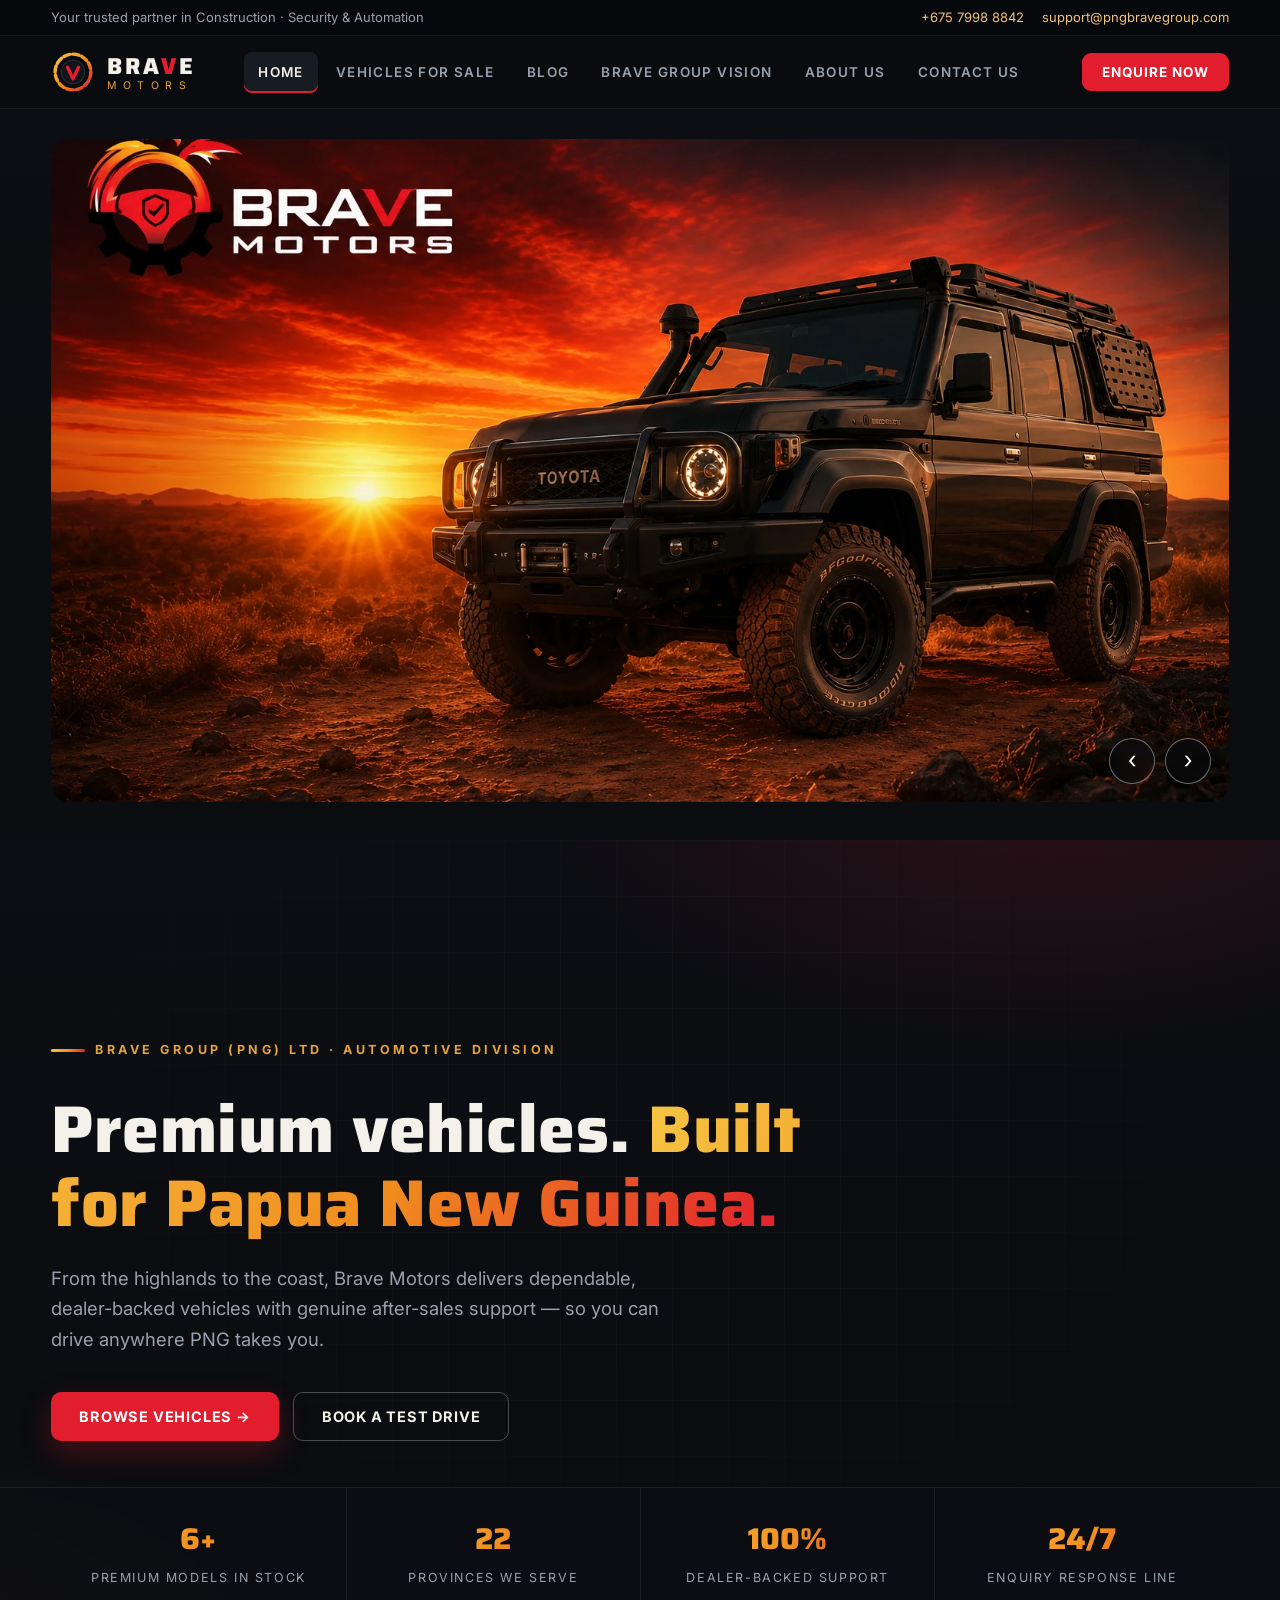
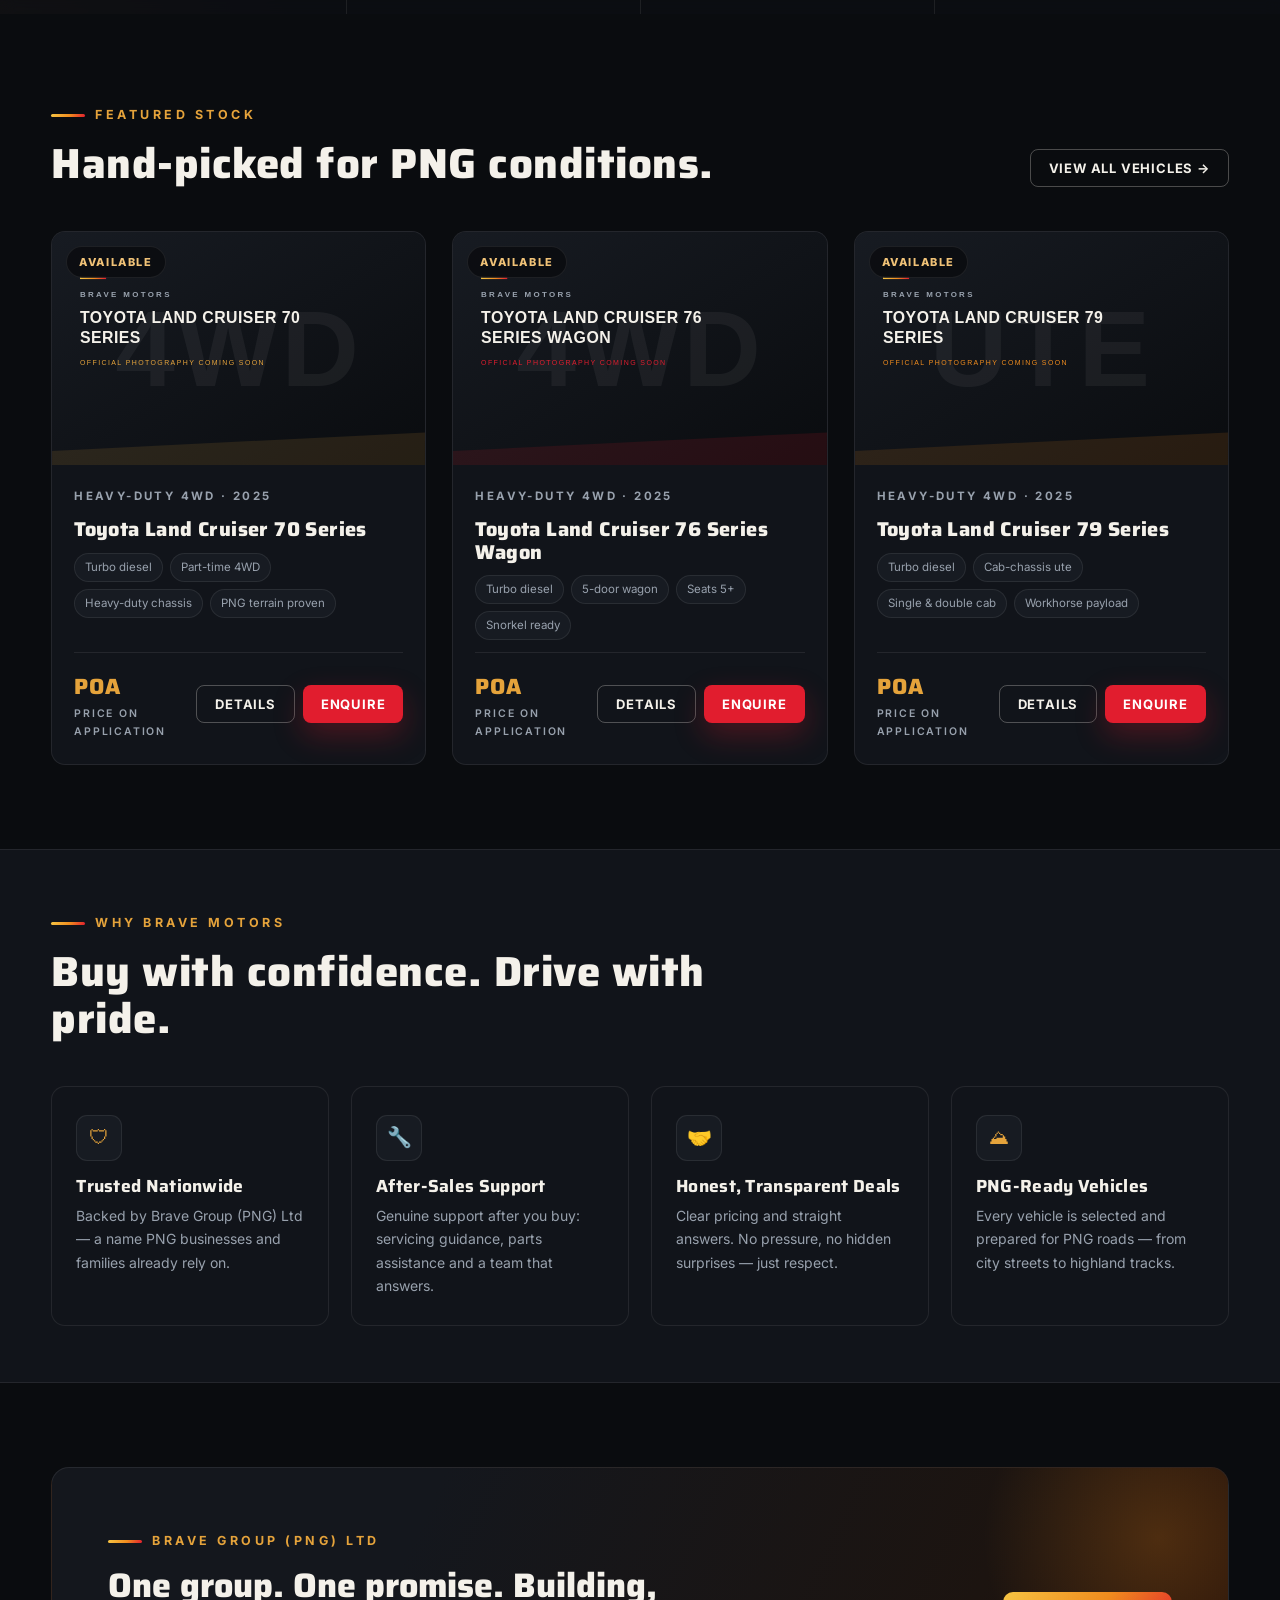
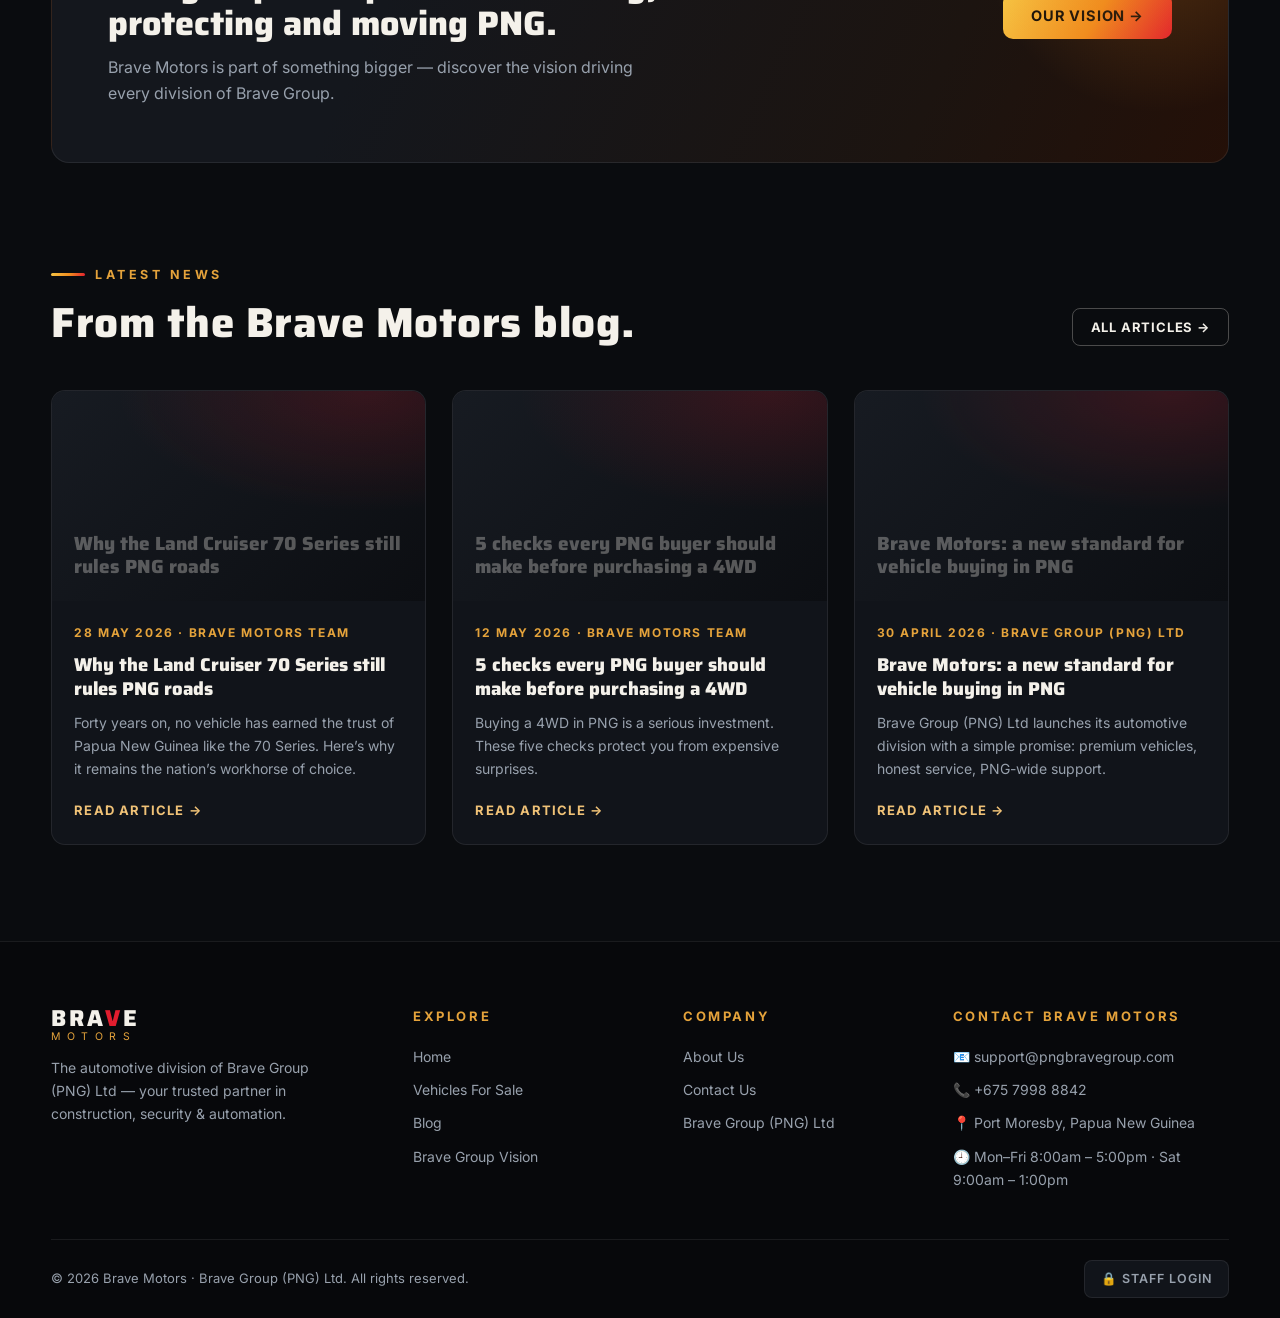
<file: index.html>
<!DOCTYPE html>
<html lang="en">
<head>
  <meta charset="UTF-8" />
  <meta name="viewport" content="width=device-width, initial-scale=1.0" />
  <title>Brave Motors — Premium Vehicle Dealership | Papua New Guinea</title>
  <meta name="description" content="Brave Motors, the automotive division of Brave Group (PNG) Ltd. Premium, PNG-ready vehicles — Land Cruiser 70/76/79 Series, Hilux Travo, Kia Optima, Foton V9 — with genuine dealer support." />
  <link rel="preconnect" href="https://fonts.googleapis.com" />
  <link rel="preconnect" href="https://fonts.gstatic.com" crossorigin />
  <link href="https://fonts.googleapis.com/css2?family=Saira:wght@600;700;800&family=Inter:wght@400;500;600;700;800&display=swap" rel="stylesheet" />
  <link rel="stylesheet" href="css/main.css" />
  <link rel="icon" href="data:image/svg+xml,%3Csvg xmlns='http://www.w3.org/2000/svg' viewBox='0 0 64 64'%3E%3Ccircle cx='32' cy='32' r='30' fill='%230a0c0f'/%3E%3Ctext x='32' y='44' font-family='Arial Black' font-size='34' font-weight='900' text-anchor='middle' fill='%23e11d2e'%3EV%3C/text%3E%3C/svg%3E" />
</head>
<body>

  <!-- Top bar -->
  <div class="topbar">
    <div class="container">
      <div class="tb-left">Your trusted partner in Construction · Security &amp; Automation</div>
      <div class="tb-right">
        <a id="tb-phone" href="tel:+67579988842">+675 7998 8842</a>
        <a id="tb-email" href="mailto:support@pngbravegroup.com">support@pngbravegroup.com</a>
      </div>
    </div>
  </div>

  <!-- Navigation -->
  <header class="nav">
    <div class="container">
      <a class="brand" href="#home">
        <svg class="brand-mark" viewBox="0 0 64 64" aria-hidden="true">
          <defs>
            <linearGradient id="bm-flame" x1="0" y1="0" x2="1" y2="1">
              <stop offset="0" stop-color="#F6C544"/><stop offset=".55" stop-color="#F08C1E"/><stop offset="1" stop-color="#E11D2E"/>
            </linearGradient>
          </defs>
          <circle cx="32" cy="32" r="26" fill="none" stroke="url(#bm-flame)" stroke-width="5" stroke-dasharray="9 4.5" stroke-linecap="round"/>
          <circle cx="32" cy="32" r="17" fill="#11141a" stroke="#2a2f38" stroke-width="1.5"/>
          <path d="M24 25 L32 42 L40 25" fill="none" stroke="#E11D2E" stroke-width="5" stroke-linecap="round" stroke-linejoin="round"/>
        </svg>
        <span class="brand-text">
          <span class="brand-name">BRA<em>V</em>E</span>
          <span class="brand-sub">MOTORS</span>
        </span>
      </a>
      <nav>
        <ul class="nav-links" id="nav-links">
          <li><a href="#home" data-route="home">HOME</a></li>
          <li><a href="#vehicles" data-route="vehicles">VEHICLES FOR SALE</a></li>
          <li><a href="#blog" data-route="blog">BLOG</a></li>
          <li><a href="#vision" data-route="vision">BRAVE GROUP VISION</a></li>
          <li><a href="#about" data-route="about">ABOUT US</a></li>
          <li><a href="#contact" data-route="contact">CONTACT US</a></li>
        </ul>
      </nav>
      <button class="nav-cta" onclick="location.hash='#contact'">ENQUIRE NOW</button>
      <button class="nav-burger" id="nav-burger" aria-label="Menu">☰</button>
    </div>
  </header>

  <main>
    <!-- ============ HOME ============ -->
    <section class="page" id="page-home">
      <div class="hero-slider" id="hero-slider" style="display:none;">
        <div class="container">
          <div class="hs-frame">
            <div class="hs-track" id="hs-track"></div>
            <div class="hs-nav">
              <button class="hs-arrow" id="hs-prev" aria-label="Previous image">‹</button>
              <button class="hs-arrow" id="hs-next" aria-label="Next image">›</button>
            </div>
          </div>
        </div>
      </div>
      <div class="hero">
        <div class="container">
          <div class="hero-inner">
            <span class="kicker" id="hero-kicker">Brave Group (PNG) Ltd · Automotive Division</span>
            <h1 id="hero-title">Premium vehicles. <span class="accent">Built for Papua New Guinea.</span></h1>
            <p id="hero-sub"></p>
            <div class="hero-actions">
              <button class="btn btn-red" onclick="location.hash='#vehicles'">BROWSE VEHICLES →</button>
              <button class="btn btn-ghost" onclick="location.hash='#contact'">BOOK A TEST DRIVE</button>
            </div>
          </div>
        </div>
        <div class="hero-strip" style="position:absolute;bottom:0;left:0;right:0;">
          <div class="container">
            <div class="stats-row" id="stats-row"></div>
          </div>
        </div>
      </div>

      <div class="section">
        <div class="container">
          <div class="section-head" style="display:flex;justify-content:space-between;align-items:flex-end;gap:20px;max-width:none;flex-wrap:wrap;">
            <div>
              <span class="kicker">Featured Stock</span>
              <h2>Hand-picked for PNG conditions.</h2>
            </div>
            <button class="btn btn-ghost btn-sm" onclick="location.hash='#vehicles'">VIEW ALL VEHICLES →</button>
          </div>
          <div class="veh-grid" id="featured-grid"></div>
        </div>
      </div>

      <div class="section tight" style="background:var(--surface);border-top:1px solid var(--line);border-bottom:1px solid var(--line);">
        <div class="container">
          <div class="section-head">
            <span class="kicker">Why Brave Motors</span>
            <h2>Buy with confidence. Drive with pride.</h2>
          </div>
          <div class="feat-grid">
            <div class="feat"><div class="ico">🛡</div><h3>Trusted Nationwide</h3><p>Backed by Brave Group (PNG) Ltd — a name PNG businesses and families already rely on.</p></div>
            <div class="feat"><div class="ico">🔧</div><h3>After-Sales Support</h3><p>Genuine support after you buy: servicing guidance, parts assistance and a team that answers.</p></div>
            <div class="feat"><div class="ico">🤝</div><h3>Honest, Transparent Deals</h3><p>Clear pricing and straight answers. No pressure, no hidden surprises — just respect.</p></div>
            <div class="feat"><div class="ico">⛰</div><h3>PNG-Ready Vehicles</h3><p>Every vehicle is selected and prepared for PNG roads — from city streets to highland tracks.</p></div>
          </div>
        </div>
      </div>

      <div class="section">
        <div class="container">
          <div class="group-banner">
            <div>
              <span class="kicker">Brave Group (PNG) Ltd</span>
              <h2>One group. One promise. Building, protecting and moving PNG.</h2>
              <p>Brave Motors is part of something bigger — discover the vision driving every division of Brave Group.</p>
            </div>
            <button class="btn btn-gold" style="flex:none;" onclick="location.hash='#vision'">OUR VISION →</button>
          </div>
        </div>
      </div>

      <div class="section tight" style="padding-top:10px;">
        <div class="container">
          <div class="section-head" style="display:flex;justify-content:space-between;align-items:flex-end;gap:20px;max-width:none;flex-wrap:wrap;">
            <div>
              <span class="kicker">Latest News</span>
              <h2>From the Brave Motors blog.</h2>
            </div>
            <button class="btn btn-ghost btn-sm" onclick="location.hash='#blog'">ALL ARTICLES →</button>
          </div>
          <div class="post-grid" id="home-posts"></div>
        </div>
      </div>
    </section>

    <!-- ============ VEHICLES ============ -->
    <section class="page" id="page-vehicles">
      <div class="section">
        <div class="container">
          <div class="section-head">
            <span class="kicker">Vehicles For Sale</span>
            <h2>Current stock.</h2>
            <p>Every vehicle is inspected, PNG-prepared and backed by the Brave Motors team. Prices on application — enquire for today's best price.</p>
          </div>
          <div class="filter-row" id="filter-row"></div>
          <div class="veh-grid" id="vehicles-grid"></div>
        </div>
      </div>
    </section>

    <!-- ============ BLOG ============ -->
    <section class="page" id="page-blog">
      <div class="section">
        <div class="container">
          <div id="blog-list">
            <div class="section-head">
              <span class="kicker">Blog</span>
              <h2>News, advice &amp; stories.</h2>
              <p>Buying guides, vehicle news and updates from the Brave Motors team.</p>
            </div>
            <div class="post-grid" id="blog-grid"></div>
          </div>
          <div id="blog-reader" class="reader" style="display:none;"></div>
        </div>
      </div>
    </section>

    <!-- ============ VISION ============ -->
    <section class="page" id="page-vision">
      <div class="section">
        <div class="container">
          <div class="section-head">
            <span class="kicker">Brave Group Vision</span>
            <h2 id="vision-title">The Brave Group vision.</h2>
          </div>
          <div class="split">
            <div>
              <div class="statement" id="vision-statement"></div>
              <div class="prose" id="vision-body"></div>
            </div>
            <div class="pillars" id="vision-pillars"></div>
          </div>
        </div>
      </div>
    </section>

    <!-- ============ ABOUT ============ -->
    <section class="page" id="page-about">
      <div class="section">
        <div class="container">
          <div class="section-head">
            <span class="kicker">About Us</span>
            <h2 id="about-title">A dealership PNG can count on.</h2>
          </div>
          <div class="split">
            <div>
              <div class="prose" id="about-body"></div>
              <ul class="check-list" id="about-points"></ul>
            </div>
            <div class="info-card" id="about-info"></div>
          </div>
        </div>
      </div>
    </section>

    <!-- ============ CONTACT ============ -->
    <section class="page" id="page-contact">
      <div class="section">
        <div class="container">
          <div class="section-head">
            <span class="kicker">Contact Us</span>
            <h2>Let's get you on the road.</h2>
            <p>Send us a message and the Brave Motors team will get back to you — usually within one business day.</p>
          </div>
          <div class="contact-grid">
            <div class="form-card">
              <form id="contact-form">
                <div class="field">
                  <label for="cf-name">Your Name</label>
                  <input type="text" id="cf-name" name="name" required placeholder="e.g. John Kaupa" />
                </div>
                <div class="field">
                  <label for="cf-email">Email Address</label>
                  <input type="email" id="cf-email" name="email" required placeholder="you@example.com" />
                </div>
                <div class="field">
                  <label for="cf-message">Message</label>
                  <textarea id="cf-message" name="message" required placeholder="Tell us which vehicle you're interested in, or how we can help…"></textarea>
                </div>
                <button type="submit" class="btn btn-red" id="cf-submit" style="width:100%;justify-content:center;">SEND MESSAGE</button>
                <p class="form-note">Your message goes directly to <b id="cf-note-email">support@pngbravegroup.com</b>.</p>
              </form>
            </div>
            <div class="info-card" id="contact-info"></div>
          </div>
        </div>
      </div>
    </section>
  </main>

  <!-- Footer -->
  <footer class="footer">
    <div class="container">
      <div class="footer-grid">
        <div>
          <a class="brand" href="#home" style="margin-bottom:6px;">
            <span class="brand-text">
              <span class="brand-name">BRA<em>V</em>E</span>
              <span class="brand-sub">MOTORS</span>
            </span>
          </a>
          <p class="blurb">The automotive division of Brave Group (PNG) Ltd — your trusted partner in construction, security &amp; automation.</p>
        </div>
        <div>
          <h4>Explore</h4>
          <ul>
            <li><a href="#home">Home</a></li>
            <li><a href="#vehicles">Vehicles For Sale</a></li>
            <li><a href="#blog">Blog</a></li>
            <li><a href="#vision">Brave Group Vision</a></li>
          </ul>
        </div>
        <div>
          <h4>Company</h4>
          <ul>
            <li><a href="#about">About Us</a></li>
            <li><a href="#contact">Contact Us</a></li>
            <li><a href="https://bravegrouppng.com/" target="_blank" rel="noopener">Brave Group (PNG) Ltd</a></li>
          </ul>
        </div>
        <div>
          <h4>Contact Brave Motors</h4>
          <ul>
            <li>📧 <a id="ft-email" href="mailto:support@pngbravegroup.com">support@pngbravegroup.com</a></li>
            <li>📞 <a id="ft-phone" href="tel:+67579988842">+675 7998 8842</a></li>
            <li id="ft-location">📍 Port Moresby, Papua New Guinea</li>
            <li id="ft-hours">🕘 Mon–Fri 8:00am – 5:00pm</li>
          </ul>
        </div>
      </div>
      <div class="footer-bottom">
        <span id="ft-copy">© 2026 Brave Motors · Brave Group (PNG) Ltd. All rights reserved.</span>
        <a class="admin-link" href="admin.html">🔒 STAFF LOGIN</a>
      </div>
    </div>
  </footer>

  <!-- Vehicle detail modal -->
  <div class="modal-wrap" id="veh-modal">
    <div class="modal">
      <button class="modal-close" onclick="closeVehicleModal()">✕</button>
      <div class="modal-media"><img id="vm-img" alt="" /></div>
      <div class="modal-body">
        <div class="veh-cat" id="vm-cat"></div>
        <h3 id="vm-name"></h3>
        <div class="veh-specs" id="vm-specs"></div>
        <p id="vm-desc"></p>
        <div class="veh-foot" style="border-top:1px solid var(--line);">
          <div class="veh-price" id="vm-price">POA<small>PRICE ON APPLICATION</small></div>
          <button class="btn btn-red" id="vm-enquire">ENQUIRE NOW →</button>
        </div>
      </div>
    </div>
  </div>

  <div class="toast" id="toast"></div>

  <script src="js/store.js"></script>
  <script src="js/main.js"></script>
</body>
</html>
</file>
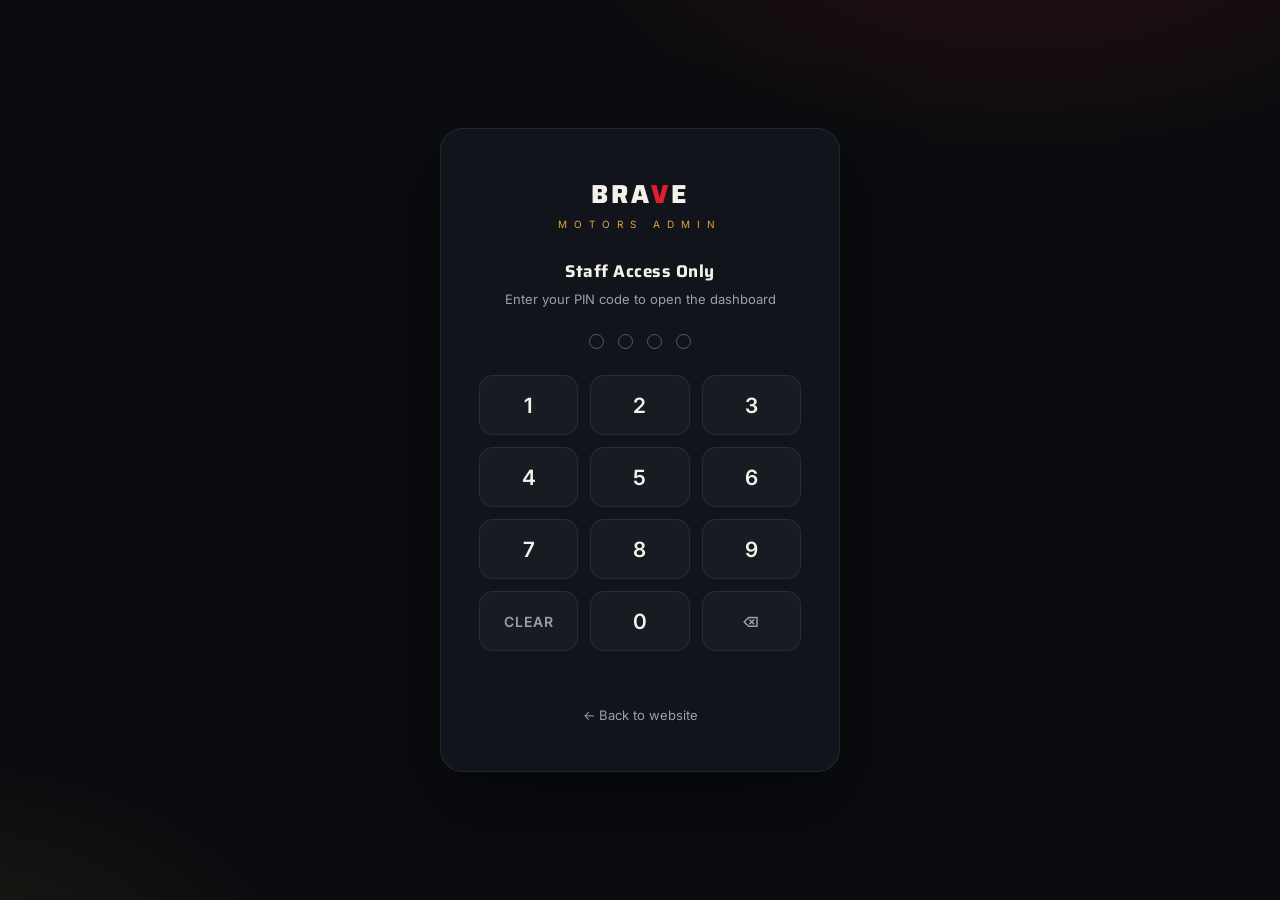
<file: admin.html>
<!DOCTYPE html>
<html lang="en">
<head>
  <meta charset="UTF-8" />
  <meta name="viewport" content="width=device-width, initial-scale=1.0" />
  <title>Brave Motors — Admin Dashboard</title>
  <meta name="robots" content="noindex, nofollow" />
  <link rel="preconnect" href="https://fonts.googleapis.com" />
  <link rel="preconnect" href="https://fonts.gstatic.com" crossorigin />
  <link href="https://fonts.googleapis.com/css2?family=Saira:wght@600;700;800&family=Inter:wght@400;500;600;700;800&display=swap" rel="stylesheet" />
  <link rel="stylesheet" href="css/admin.css" />
  <link rel="icon" href="data:image/svg+xml,%3Csvg xmlns='http://www.w3.org/2000/svg' viewBox='0 0 64 64'%3E%3Ccircle cx='32' cy='32' r='30' fill='%230a0c0f'/%3E%3Ctext x='32' y='44' font-family='Arial Black' font-size='34' font-weight='900' text-anchor='middle' fill='%23e5a33b'%3EV%3C/text%3E%3C/svg%3E" />
</head>
<body>

  <!-- ============ PIN LOCK ============ -->
  <div class="lock-screen" id="lock-screen">
    <div class="lock-card" id="lock-card">
      <span class="brand-name">BRA<em>V</em>E</span>
      <span class="brand-sub">MOTORS ADMIN</span>
      <h1>Staff Access Only</h1>
      <p class="sub">Enter your PIN code to open the dashboard</p>
      <div class="pin-dots" id="pin-dots"></div>
      <div class="pin-pad" id="pin-pad">
        <button data-k="1">1</button><button data-k="2">2</button><button data-k="3">3</button>
        <button data-k="4">4</button><button data-k="5">5</button><button data-k="6">6</button>
        <button data-k="7">7</button><button data-k="8">8</button><button data-k="9">9</button>
        <button class="fn" data-k="clear">CLEAR</button><button data-k="0">0</button><button class="fn" data-k="back">⌫</button>
      </div>
      <div class="lock-err" id="lock-err"></div>
      <a class="lock-back" href="index.html">← Back to website</a>
    </div>
  </div>

  <!-- ============ APP ============ -->
  <div class="app" id="app">
    <aside class="sidebar">
      <div class="brand-wrap">
        <span class="brand-name">BRA<em>V</em>E</span>
        <span class="brand-sub">MOTORS ADMIN</span>
      </div>
      <button class="snav active" data-panel="dashboard">📊 Dashboard</button>
      <button class="snav" data-panel="hero">🖼 Hero Slider</button>
      <button class="snav" data-panel="vehicles">🚙 Vehicles</button>
      <button class="snav" data-panel="blog">📝 Blog Posts</button>
      <button class="snav" data-panel="content">🎨 Site Content</button>
      <button class="snav" data-panel="messages">📨 Messages <span class="badge" id="msg-badge" style="display:none">0</span></button>
      <button class="snav" data-panel="settings">⚙️ Settings</button>
      <div class="spacer"></div>
      <div class="foot">
        <a class="snav" href="index.html" target="_blank">🌐 View Site</a>
        <button class="snav" id="logout-btn">🚪 Log Out</button>
      </div>
    </aside>

    <main class="main">
      <!-- ===== Dashboard ===== -->
      <section class="panel active" id="panel-dashboard">
        <div class="main-head">
          <div>
            <h1>Dashboard</h1>
            <div class="sub">Welcome back. Here's how Brave Motors is looking.</div>
          </div>
          <button class="btn btn-red" onclick="AdminUI.openVehicleForm()">+ ADD VEHICLE</button>
        </div>
        <div class="stat-grid" id="dash-stats"></div>
        <div class="card">
          <h2>Quick Actions</h2>
          <div style="display:flex;gap:10px;flex-wrap:wrap;">
            <button class="btn btn-ghost btn-sm" onclick="AdminUI.go('hero')">Update hero images</button>
            <button class="btn btn-ghost btn-sm" onclick="AdminUI.go('vehicles')">Manage vehicles</button>
            <button class="btn btn-ghost btn-sm" onclick="AdminUI.openPostForm()">Write a blog post</button>
            <button class="btn btn-ghost btn-sm" onclick="AdminUI.go('content')">Edit homepage text</button>
            <button class="btn btn-ghost btn-sm" onclick="AdminUI.go('messages')">Read messages</button>
            <button class="btn btn-ghost btn-sm" onclick="AdminUI.go('settings')">Change PIN</button>
          </div>
        </div>
        <div class="card">
          <h2>Recent Messages <span class="hint">latest enquiries from the contact form</span></h2>
          <div id="dash-messages"></div>
        </div>
      </section>

      <!-- ===== Hero Slider ===== -->
      <section class="panel" id="panel-hero">
        <div class="main-head">
          <div>
            <h1>Hero Slider</h1>
            <div class="sub">The large rotating vehicle images at the top of the homepage. They cycle automatically every 6 seconds.</div>
          </div>
          <button class="btn btn-red" onclick="document.getElementById('hs-add-file').click()">+ ADD HERO IMAGE</button>
        </div>
        <div class="card">
          <h2>Slides <span class="hint">📐 Upload images at <b style="color:var(--gold);">1672 × 941 pixels</b> (landscape) for best results</span></h2>
          <div id="hero-list"></div>
        </div>
        <input type="file" id="hs-add-file" accept="image/*" style="display:none;" />
        <input type="file" id="hs-replace-file" accept="image/*" style="display:none;" />
      </section>

      <!-- ===== Vehicles ===== -->
      <section class="panel" id="panel-vehicles">
        <div class="main-head">
          <div>
            <h1>Vehicles</h1>
            <div class="sub">Add, edit, feature or remove vehicles shown on the website.</div>
          </div>
          <button class="btn btn-red" onclick="AdminUI.openVehicleForm()">+ ADD VEHICLE</button>
        </div>
        <div class="card" id="vehicle-list"></div>
      </section>

      <!-- ===== Blog ===== -->
      <section class="panel" id="panel-blog">
        <div class="main-head">
          <div>
            <h1>Blog Posts</h1>
            <div class="sub">Publish news, buying guides and updates.</div>
          </div>
          <button class="btn btn-red" onclick="AdminUI.openPostForm()">+ NEW POST</button>
        </div>
        <div class="card" id="post-list"></div>
      </section>

      <!-- ===== Content ===== -->
      <section class="panel" id="panel-content">
        <div class="main-head">
          <div>
            <h1>Site Content</h1>
            <div class="sub">Edit the text shown across the website. Changes go live the moment you save.</div>
          </div>
        </div>

        <div class="card">
          <h2>Homepage Hero</h2>
          <div class="field"><label>Kicker (small line above the title)</label><input id="c-heroKicker" /></div>
          <div class="field"><label>Headline <span style="text-transform:none;letter-spacing:0;">— text after the first full stop is highlighted in gold</span></label><input id="c-heroTitle" /></div>
          <div class="field"><label>Sub-headline</label><textarea id="c-heroSub"></textarea></div>
          <h2 style="margin-top:26px;">Homepage Stats Bar</h2>
          <div id="c-stats"></div>
          <button class="btn btn-gold" onclick="AdminUI.saveHero()">SAVE HOMEPAGE</button>
        </div>

        <div class="card">
          <h2>About Us Page</h2>
          <div class="field"><label>Title</label><input id="c-aboutTitle" /></div>
          <div class="field"><label>Body <span style="text-transform:none;letter-spacing:0;">— blank line = new paragraph</span></label><textarea id="c-aboutBody" style="min-height:170px;"></textarea></div>
          <div class="field"><label>Checklist points (one per line)</label><textarea id="c-aboutPoints"></textarea></div>
          <button class="btn btn-gold" onclick="AdminUI.saveAbout()">SAVE ABOUT PAGE</button>
        </div>

        <div class="card">
          <h2>Brave Group Vision Page</h2>
          <div class="field"><label>Title</label><input id="c-visionTitle" /></div>
          <div class="field"><label>Vision statement (the big quote)</label><textarea id="c-visionStatement"></textarea></div>
          <div class="field"><label>Body</label><textarea id="c-visionBody" style="min-height:150px;"></textarea></div>
          <div id="c-pillars"></div>
          <button class="btn btn-gold" onclick="AdminUI.saveVision()">SAVE VISION PAGE</button>
        </div>

        <div class="card">
          <h2>Contact Details <span class="hint">shown in the header, footer, contact &amp; about pages</span></h2>
          <div class="frow">
            <div class="field"><label>Email (also receives contact-form messages)</label><input id="c-email" /></div>
            <div class="field"><label>Phone</label><input id="c-phone" /></div>
          </div>
          <div class="frow">
            <div class="field"><label>Location</label><input id="c-location" /></div>
            <div class="field"><label>Opening hours</label><input id="c-hours" /></div>
          </div>
          <button class="btn btn-gold" onclick="AdminUI.saveContact()">SAVE CONTACT DETAILS</button>
        </div>
      </section>

      <!-- ===== Messages ===== -->
      <section class="panel" id="panel-messages">
        <div class="main-head">
          <div>
            <h1>Messages</h1>
            <div class="sub">Enquiries submitted through the website contact form on this device. All messages are also emailed to your support inbox.</div>
          </div>
          <button class="btn btn-ghost" onclick="AdminUI.markAllRead()">MARK ALL READ</button>
        </div>
        <div id="message-list"></div>
      </section>

      <!-- ===== Settings ===== -->
      <section class="panel" id="panel-settings">
        <div class="main-head">
          <div>
            <h1>Settings</h1>
            <div class="sub">Security and site data management.</div>
          </div>
        </div>

        <div class="card">
          <h2>🔒 Change Admin PIN</h2>
          <div class="frow-3">
            <div class="field"><label>Current PIN</label><input id="pin-current" type="password" inputmode="numeric" maxlength="8" placeholder="••••" /></div>
            <div class="field"><label>New PIN (4–8 digits)</label><input id="pin-new" type="password" inputmode="numeric" maxlength="8" placeholder="••••" /></div>
            <div class="field"><label>Confirm New PIN</label><input id="pin-confirm" type="password" inputmode="numeric" maxlength="8" placeholder="••••" /></div>
          </div>
          <button class="btn btn-red" onclick="AdminUI.changePin()">UPDATE PIN</button>
        </div>

        <div class="card">
          <h2>💾 Backup &amp; Restore</h2>
          <p style="color:var(--muted);font-size:13.5px;margin-bottom:16px;">
            Website edits are saved in this browser. Export a backup file to keep your changes safe or move them to another computer, then import it there.
          </p>
          <div style="display:flex;gap:10px;flex-wrap:wrap;">
            <button class="btn btn-ghost" onclick="AdminUI.exportData()">⬇ EXPORT BACKUP</button>
            <button class="btn btn-ghost" onclick="document.getElementById('import-file').click()">⬆ IMPORT BACKUP</button>
            <input type="file" id="import-file" accept=".json" style="display:none;" />
          </div>
        </div>

        <div class="card">
          <h2>⚠️ Danger Zone</h2>
          <p style="color:var(--muted);font-size:13.5px;margin-bottom:16px;">
            Reset every edit (vehicles, posts, text, contact details and PIN) back to the original website defaults. This cannot be undone.
          </p>
          <button class="btn btn-danger" onclick="AdminUI.resetAll()">RESET WEBSITE TO DEFAULTS</button>
        </div>
      </section>
    </main>
  </div>

  <!-- ===== Vehicle form modal ===== -->
  <div class="modal-wrap" id="vehicle-modal">
    <div class="modal">
      <button class="modal-close" onclick="AdminUI.closeModal('vehicle-modal')">✕</button>
      <h2 id="vf-title">Add Vehicle</h2>
      <div class="frow">
        <div class="field"><label>Vehicle Name</label><input id="vf-name" placeholder="e.g. Toyota Land Cruiser 79 Series" /></div>
        <div class="field"><label>Category</label>
          <select id="vf-category">
            <option>Heavy-Duty 4WD</option>
            <option>Ute</option>
            <option>SUV</option>
            <option>Sedan</option>
            <option>People Mover</option>
            <option>Truck</option>
          </select>
        </div>
      </div>
      <div class="frow-3">
        <div class="field"><label>Year</label><input id="vf-year" placeholder="2025" /></div>
        <div class="field"><label>Price</label><input id="vf-price" placeholder="POA" /></div>
        <div class="field"><label>Status</label>
          <select id="vf-status"><option>Available</option><option>Incoming</option><option>Sold</option></select>
        </div>
      </div>
      <div class="field"><label>Key specs (comma separated)</label><input id="vf-specs" placeholder="Turbo diesel, 4WD, Double cab" /></div>
      <div class="field"><label>Description</label><textarea id="vf-desc"></textarea></div>
      <div class="field">
        <label>Photo</label>
        <div class="img-drop">
          <img id="vf-preview" alt="" />
          <div class="meta">
            <b>Vehicle photo</b>
            <span>Upload a photo (JPG/PNG) — it is resized automatically. Leave empty to use the branded placeholder.</span>
          </div>
          <div class="btns">
            <button class="btn btn-ghost btn-sm" onclick="document.getElementById('vf-image-file').click()">UPLOAD</button>
            <button class="btn btn-danger btn-sm" onclick="AdminUI.clearVehicleImage()">REMOVE</button>
          </div>
          <input type="file" id="vf-image-file" accept="image/*" style="display:none;" />
        </div>
      </div>
      <label class="check"><input type="checkbox" id="vf-featured" /> Feature this vehicle on the homepage</label>
      <div class="modal-foot">
        <button class="btn btn-ghost" onclick="AdminUI.closeModal('vehicle-modal')">CANCEL</button>
        <button class="btn btn-red" onclick="AdminUI.saveVehicle()">SAVE VEHICLE</button>
      </div>
    </div>
  </div>

  <!-- ===== Post form modal ===== -->
  <div class="modal-wrap" id="post-modal">
    <div class="modal">
      <button class="modal-close" onclick="AdminUI.closeModal('post-modal')">✕</button>
      <h2 id="pf-title">New Blog Post</h2>
      <div class="field"><label>Title</label><input id="pf-name" /></div>
      <div class="frow">
        <div class="field"><label>Author</label><input id="pf-author" placeholder="Brave Motors Team" /></div>
        <div class="field"><label>Date</label><input id="pf-date" type="date" /></div>
      </div>
      <div class="field"><label>Excerpt (short teaser shown on cards)</label><textarea id="pf-excerpt" style="min-height:70px;"></textarea></div>
      <div class="field"><label>Article body <span style="text-transform:none;letter-spacing:0;">— blank line = new paragraph</span></label><textarea id="pf-body" style="min-height:190px;"></textarea></div>
      <div class="field">
        <label>Cover image (optional)</label>
        <div class="img-drop">
          <img id="pf-preview" alt="" />
          <div class="meta">
            <b>Cover image</b>
            <span>Shown on the blog card and at the top of the article.</span>
          </div>
          <div class="btns">
            <button class="btn btn-ghost btn-sm" onclick="document.getElementById('pf-image-file').click()">UPLOAD</button>
            <button class="btn btn-danger btn-sm" onclick="AdminUI.clearPostImage()">REMOVE</button>
          </div>
          <input type="file" id="pf-image-file" accept="image/*" style="display:none;" />
        </div>
      </div>
      <div class="modal-foot">
        <button class="btn btn-ghost" onclick="AdminUI.closeModal('post-modal')">CANCEL</button>
        <button class="btn btn-red" onclick="AdminUI.savePost()">PUBLISH POST</button>
      </div>
    </div>
  </div>

  <div class="toast" id="toast"></div>

  <script src="js/store.js"></script>
  <script src="js/admin.js"></script>
</body>
</html>
</file>
<file: css/main.css>
/* ============================================================
   Brave Motors — front-end styles
   Theme: obsidian charcoal + champagne gold + brave red
   ============================================================ */
:root {
  --bg: #0a0c0f;
  --surface: #11141a;
  --surface-2: #171b22;
  --line: rgba(255, 255, 255, 0.08);
  --ivory: #f4f1ea;
  --muted: #98a1ad;
  --red: #e11d2e;
  --red-deep: #b3121f;
  --gold: #e5a33b;
  --gold-soft: #f0c277;
  --flame: linear-gradient(120deg, #f6c544, #f08c1e 55%, #e11d2e);
  --radius: 14px;
  --shadow: 0 18px 50px rgba(0, 0, 0, 0.45);
  --font-display: 'Saira', 'Inter', sans-serif;
  --font-body: 'Inter', system-ui, sans-serif;
}

* { margin: 0; padding: 0; box-sizing: border-box; }
html { scroll-behavior: smooth; }

body {
  background: var(--bg);
  color: var(--ivory);
  font-family: var(--font-body);
  font-size: 16px;
  line-height: 1.65;
  -webkit-font-smoothing: antialiased;
}

img { max-width: 100%; display: block; }
a { color: inherit; text-decoration: none; }
button { font-family: inherit; cursor: pointer; }

.container { width: min(1180px, 92%); margin: 0 auto; }

::selection { background: var(--red); color: #fff; }

/* ---------- Top bar ---------- */
.topbar {
  background: #07080b;
  border-bottom: 1px solid var(--line);
  font-size: 13px;
  color: var(--muted);
}
.topbar .container {
  display: flex; justify-content: space-between; align-items: center;
  padding: 7px 0; gap: 16px;
}
.topbar a { color: var(--gold-soft); }
.topbar a:hover { color: var(--gold); }
.topbar .tb-right { display: flex; gap: 18px; white-space: nowrap; }
@media (max-width: 720px) { .topbar .tb-left { display: none; } .topbar .container { justify-content: center; } }

/* ---------- Navigation ---------- */
.nav {
  position: sticky; top: 0; z-index: 90;
  background: rgba(10, 12, 15, 0.92);
  backdrop-filter: blur(14px);
  border-bottom: 1px solid var(--line);
}
.nav .container {
  display: flex; align-items: center; justify-content: space-between;
  padding: 14px 0; gap: 20px;
}
.brand { display: flex; align-items: center; gap: 12px; }
.brand-mark { width: 44px; height: 44px; flex: none; }
.brand-text { line-height: 1.05; }
.brand-name {
  font-family: var(--font-display); font-weight: 800; font-size: 23px;
  letter-spacing: 3px; display: block;
}
.brand-name em { font-style: normal; color: var(--red); }
.brand-sub {
  font-size: 10.5px; letter-spacing: 6.5px; color: var(--gold);
  display: block; margin-top: 1px;
}
.nav-links { display: flex; gap: 4px; list-style: none; align-items: center; }
.nav-links a {
  display: block; padding: 9px 14px; font-size: 13.5px; font-weight: 600;
  letter-spacing: 1.4px; color: var(--muted); border-radius: 8px;
  transition: color 0.2s, background 0.2s;
}
.nav-links a:hover { color: var(--ivory); }
.nav-links a.active { color: var(--ivory); background: var(--surface-2); box-shadow: inset 0 -2px 0 var(--red); }
.nav-cta {
  background: var(--red); color: #fff; border: none; border-radius: 9px;
  padding: 11px 20px; font-weight: 700; font-size: 13.5px; letter-spacing: 1px;
  transition: background 0.2s, transform 0.15s;
}
.nav-cta:hover { background: var(--red-deep); transform: translateY(-1px); }
.nav-burger {
  display: none; background: none; border: 1px solid var(--line); color: var(--ivory);
  border-radius: 8px; width: 42px; height: 42px; font-size: 19px;
}
@media (max-width: 980px) {
  .nav-links {
    display: none; position: absolute; top: 100%; left: 0; right: 0;
    background: #0c0e12; border-bottom: 1px solid var(--line);
    flex-direction: column; align-items: stretch; padding: 12px 4%; gap: 2px;
  }
  .nav-links.open { display: flex; }
  .nav-burger { display: block; }
  .nav-cta { display: none; }
}

/* ---------- Pages / sections ---------- */
.page { display: none; }
.page.active { display: block; animation: fadeUp 0.45s ease both; }
@keyframes fadeUp { from { opacity: 0; transform: translateY(14px); } to { opacity: 1; transform: none; } }

.section { padding: 84px 0; }
.section.tight { padding: 56px 0; }
.section-head { max-width: 720px; margin-bottom: 44px; }
.kicker {
  display: inline-flex; align-items: center; gap: 10px;
  font-size: 12.5px; font-weight: 700; letter-spacing: 3.5px; color: var(--gold);
  text-transform: uppercase; margin-bottom: 14px;
}
.kicker::before { content: ''; width: 34px; height: 3px; background: var(--flame); border-radius: 2px; }
h1, h2, h3 { font-family: var(--font-display); line-height: 1.12; }
.section-head h2 { font-size: clamp(28px, 4vw, 42px); font-weight: 800; letter-spacing: 0.5px; }
.section-head p { color: var(--muted); margin-top: 14px; font-size: 16.5px; }

/* ---------- Hero image slider ---------- */
.hero-slider {
  padding: 30px 0 38px;
  background: linear-gradient(180deg, #0c0e13, #0a0c0f);
}
.hs-frame {
  position: relative; width: 100%;
  aspect-ratio: 1672 / 941; max-height: 80vh;
  border-radius: 18px; overflow: hidden; background: var(--surface-2);
  animation: hsGlow 5s ease-in-out infinite;
}
@keyframes hsGlow {
  0%, 100% {
    box-shadow:
      0 0 0 1px rgba(255, 255, 255, 0.35),
      0 0 22px rgba(195, 222, 255, 0.32),
      0 0 60px rgba(165, 200, 255, 0.16);
  }
  50% {
    box-shadow:
      0 0 0 1px rgba(255, 255, 255, 0.55),
      0 0 34px rgba(205, 228, 255, 0.5),
      0 0 90px rgba(175, 208, 255, 0.26);
  }
}
.hs-track { position: absolute; inset: 0; }
.hs-slide {
  position: absolute; inset: 0; opacity: 0;
  transition: opacity 0.9s ease; pointer-events: none;
}
.hs-slide.active { opacity: 1; pointer-events: auto; }
.hs-slide img { width: 100%; height: 100%; object-fit: cover; display: block; }
.hs-nav { position: absolute; bottom: 18px; right: 18px; display: flex; gap: 10px; z-index: 6; }
.hs-arrow {
  width: 46px; height: 46px; border-radius: 50%;
  border: 1px solid rgba(255, 255, 255, 0.4);
  background: rgba(10, 12, 15, 0.55); backdrop-filter: blur(6px);
  color: #fff; font-size: 24px; line-height: 1; padding-bottom: 3px;
  display: grid; place-items: center;
  transition: border-color 0.2s, color 0.2s, transform 0.15s, background 0.2s;
}
.hs-arrow:hover {
  border-color: var(--gold); color: var(--gold-soft);
  background: rgba(10, 12, 15, 0.75); transform: translateY(-2px);
}
@media (max-width: 640px) {
  .hero-slider { padding: 18px 0 24px; }
  .hs-frame { aspect-ratio: 4 / 3; }
  .hs-arrow { width: 40px; height: 40px; font-size: 20px; }
}

/* ---------- Hero ---------- */
.hero {
  position: relative; overflow: hidden;
  min-height: 86vh; display: flex; align-items: center;
  background:
    radial-gradient(900px 480px at 82% -10%, rgba(225, 29, 46, 0.16), transparent 60%),
    radial-gradient(700px 420px at -8% 110%, rgba(229, 163, 59, 0.12), transparent 60%),
    linear-gradient(180deg, #0c0e13, #0a0c0f);
}
.hero::after {
  content: ''; position: absolute; inset: 0; pointer-events: none;
  background-image: linear-gradient(rgba(255,255,255,0.025) 1px, transparent 1px),
    linear-gradient(90deg, rgba(255,255,255,0.025) 1px, transparent 1px);
  background-size: 56px 56px;
  mask-image: radial-gradient(ellipse at 50% 40%, #000 30%, transparent 75%);
}
.hero-inner { position: relative; z-index: 2; padding: 110px 0 90px; max-width: 780px; }
.hero h1 {
  font-size: clamp(38px, 6vw, 66px); font-weight: 800; letter-spacing: 0.5px;
  margin: 18px 0 22px;
}
.hero h1 .accent { background: var(--flame); -webkit-background-clip: text; background-clip: text; color: transparent; }
.hero p { color: var(--muted); font-size: clamp(16px, 2vw, 18.5px); max-width: 620px; }
.hero-actions { display: flex; gap: 14px; margin-top: 38px; flex-wrap: wrap; }

.btn {
  display: inline-flex; align-items: center; gap: 9px;
  border-radius: 10px; padding: 15px 28px; font-weight: 700; font-size: 14.5px;
  letter-spacing: 0.8px; border: none; transition: transform 0.15s, background 0.2s, border-color 0.2s, color 0.2s;
}
.btn:hover { transform: translateY(-2px); }
.btn-red { background: var(--red); color: #fff; box-shadow: 0 12px 30px rgba(225, 29, 46, 0.28); }
.btn-red:hover { background: var(--red-deep); }
.btn-ghost { background: transparent; color: var(--ivory); border: 1px solid rgba(244, 241, 234, 0.28); }
.btn-ghost:hover { border-color: var(--gold); color: var(--gold-soft); }
.btn-gold { background: var(--flame); color: #16100a; }
.btn-sm { padding: 10px 18px; font-size: 13px; border-radius: 8px; }

.hero-strip {
  position: relative; z-index: 2;
  border-top: 1px solid var(--line);
  background: rgba(13, 15, 20, 0.72); backdrop-filter: blur(8px);
}
.stats-row { display: grid; grid-template-columns: repeat(4, 1fr); }
.stat {
  padding: 26px 20px; text-align: center;
  border-left: 1px solid var(--line);
}
.stat:first-child { border-left: none; }
.stat .v {
  font-family: var(--font-display); font-size: 30px; font-weight: 800;
  background: var(--flame); -webkit-background-clip: text; background-clip: text; color: transparent;
}
.stat .l { color: var(--muted); font-size: 12.5px; letter-spacing: 1.6px; text-transform: uppercase; margin-top: 4px; }
@media (max-width: 760px) {
  .stats-row { grid-template-columns: repeat(2, 1fr); }
  .stat:nth-child(3) { border-left: none; }
  .stat { border-top: 1px solid var(--line); }
  .stat:nth-child(-n+2) { border-top: none; }
}

/* ---------- Vehicle cards ---------- */
.veh-grid { display: grid; grid-template-columns: repeat(3, 1fr); gap: 26px; }
@media (max-width: 980px) { .veh-grid { grid-template-columns: repeat(2, 1fr); } }
@media (max-width: 640px) { .veh-grid { grid-template-columns: 1fr; } }

.veh-card {
  background: var(--surface); border: 1px solid var(--line); border-radius: var(--radius);
  overflow: hidden; display: flex; flex-direction: column;
  transition: transform 0.25s, border-color 0.25s, box-shadow 0.25s;
}
.veh-card:hover { transform: translateY(-6px); border-color: rgba(229, 163, 59, 0.45); box-shadow: var(--shadow); }
.veh-media { position: relative; aspect-ratio: 8 / 5; overflow: hidden; background: var(--surface-2); }
.veh-media img { width: 100%; height: 100%; object-fit: cover; transition: transform 0.5s; }
.veh-card:hover .veh-media img { transform: scale(1.045); }
.veh-badge {
  position: absolute; top: 14px; left: 14px; z-index: 2;
  font-size: 11px; font-weight: 800; letter-spacing: 1.6px; text-transform: uppercase;
  padding: 6px 12px; border-radius: 999px; background: rgba(10, 12, 15, 0.82);
  border: 1px solid var(--line); color: var(--gold-soft);
}
.veh-badge.sold { color: #ff8d96; border-color: rgba(225, 29, 46, 0.5); }
.veh-badge.incoming { color: #9cc3ff; }
.veh-body { padding: 22px 22px 24px; display: flex; flex-direction: column; gap: 12px; flex: 1; }
.veh-cat { font-size: 11.5px; font-weight: 700; letter-spacing: 2.4px; text-transform: uppercase; color: var(--muted); }
.veh-name { font-size: 20px; font-weight: 800; letter-spacing: 0.4px; }
.veh-specs { display: flex; flex-wrap: wrap; gap: 7px; }
.veh-specs span {
  font-size: 11.5px; color: var(--muted); border: 1px solid var(--line);
  padding: 4px 10px; border-radius: 999px; background: var(--surface-2);
}
.veh-foot {
  margin-top: auto; padding-top: 16px; border-top: 1px solid var(--line);
  display: flex; align-items: center; justify-content: space-between; gap: 10px;
}
.veh-price { font-family: var(--font-display); font-size: 22px; font-weight: 800; color: var(--gold); letter-spacing: 1px; }
.veh-price small { display: block; font-family: var(--font-body); font-size: 10.5px; font-weight: 600; letter-spacing: 1.8px; color: var(--muted); }
.veh-actions { display: flex; gap: 8px; }

.filter-row { display: flex; gap: 10px; flex-wrap: wrap; margin-bottom: 36px; }
.chip {
  background: var(--surface); border: 1px solid var(--line); color: var(--muted);
  border-radius: 999px; padding: 9px 20px; font-size: 13px; font-weight: 600; letter-spacing: 0.6px;
  transition: all 0.2s;
}
.chip:hover { color: var(--ivory); border-color: rgba(229, 163, 59, 0.4); }
.chip.active { background: var(--flame); color: #16100a; border-color: transparent; font-weight: 700; }

/* ---------- Feature cards ---------- */
.feat-grid { display: grid; grid-template-columns: repeat(4, 1fr); gap: 22px; }
@media (max-width: 980px) { .feat-grid { grid-template-columns: repeat(2, 1fr); } }
@media (max-width: 560px) { .feat-grid { grid-template-columns: 1fr; } }
.feat {
  background: var(--surface); border: 1px solid var(--line); border-radius: var(--radius);
  padding: 28px 24px; position: relative; overflow: hidden; transition: transform 0.25s, border-color 0.25s;
}
.feat::before { content: ''; position: absolute; top: 0; left: 0; right: 0; height: 3px; background: var(--flame); opacity: 0; transition: opacity 0.25s; }
.feat:hover { transform: translateY(-4px); border-color: rgba(229, 163, 59, 0.4); }
.feat:hover::before { opacity: 1; }
.feat .ico {
  width: 46px; height: 46px; border-radius: 11px; display: grid; place-items: center;
  background: var(--surface-2); border: 1px solid var(--line); margin-bottom: 16px;
  color: var(--gold); font-size: 20px;
}
.feat h3 { font-size: 17.5px; font-weight: 700; margin-bottom: 8px; letter-spacing: 0.3px; }
.feat p { color: var(--muted); font-size: 14px; }

/* ---------- Group banner ---------- */
.group-banner {
  position: relative; border-radius: 18px; overflow: hidden;
  background: linear-gradient(115deg, #14171d 30%, #1c1410 75%, #241008);
  border: 1px solid var(--line); padding: 56px;
  display: flex; justify-content: space-between; align-items: center; gap: 36px;
}
.group-banner::after {
  content: ''; position: absolute; right: -120px; top: -120px; width: 380px; height: 380px;
  background: radial-gradient(circle, rgba(240, 140, 30, 0.22), transparent 65%);
}
.group-banner h2 { font-size: clamp(24px, 3.4vw, 34px); font-weight: 800; max-width: 560px; }
.group-banner p { color: var(--muted); margin-top: 12px; max-width: 560px; }
@media (max-width: 820px) { .group-banner { flex-direction: column; align-items: flex-start; padding: 38px 28px; } }

/* ---------- Blog ---------- */
.post-grid { display: grid; grid-template-columns: repeat(3, 1fr); gap: 26px; }
@media (max-width: 980px) { .post-grid { grid-template-columns: repeat(2, 1fr); } }
@media (max-width: 640px) { .post-grid { grid-template-columns: 1fr; } }
.post-card {
  background: var(--surface); border: 1px solid var(--line); border-radius: var(--radius);
  overflow: hidden; cursor: pointer; transition: transform 0.25s, border-color 0.25s, box-shadow 0.25s;
  display: flex; flex-direction: column;
}
.post-card:hover { transform: translateY(-6px); border-color: rgba(229, 163, 59, 0.45); box-shadow: var(--shadow); }
.post-media { aspect-ratio: 16 / 9; background: var(--surface-2); overflow: hidden; }
.post-media img { width: 100%; height: 100%; object-fit: cover; }
.post-media .post-art {
  width: 100%; height: 100%; display: flex; align-items: flex-end; padding: 22px;
  background:
    radial-gradient(420px 200px at 85% 0%, rgba(225, 29, 46, 0.18), transparent 60%),
    linear-gradient(135deg, #171b22, #0c0e12);
  font-family: var(--font-display); font-weight: 800; font-size: 19px; line-height: 1.25; color: rgba(244,241,234,.32);
}
.post-body { padding: 22px; display: flex; flex-direction: column; gap: 10px; flex: 1; }
.post-meta { font-size: 12px; letter-spacing: 1.6px; text-transform: uppercase; color: var(--gold); font-weight: 700; }
.post-title { font-size: 18.5px; font-weight: 800; line-height: 1.3; }
.post-excerpt { color: var(--muted); font-size: 14px; }
.post-more { margin-top: auto; padding-top: 10px; font-size: 13px; font-weight: 700; letter-spacing: 1.2px; color: var(--gold-soft); }

/* ---------- Article reader ---------- */
.reader { max-width: 760px; margin: 0 auto; }
.reader .back { margin-bottom: 28px; }
.reader h2 { font-size: clamp(26px, 4vw, 38px); font-weight: 800; margin: 10px 0 16px; }
.reader .meta { color: var(--gold); font-size: 13px; letter-spacing: 2px; text-transform: uppercase; font-weight: 700; }
.reader-hero { border-radius: var(--radius); overflow: hidden; margin: 26px 0; border: 1px solid var(--line); }
.reader-body p { color: #c9cfd8; margin-bottom: 18px; font-size: 16.5px; }

/* ---------- Vision / About ---------- */
.split { display: grid; grid-template-columns: 1.1fr 0.9fr; gap: 54px; align-items: start; }
@media (max-width: 880px) { .split { grid-template-columns: 1fr; } }
.prose p { color: #c9cfd8; margin-bottom: 16px; font-size: 16px; }
.statement {
  border-left: 3px solid; border-image: var(--flame) 1;
  padding: 6px 0 6px 24px; font-family: var(--font-display);
  font-size: clamp(19px, 2.6vw, 24px); font-weight: 600; line-height: 1.5; color: var(--ivory);
  margin: 26px 0;
}
.pillars { display: grid; gap: 16px; }
.pillar {
  background: var(--surface); border: 1px solid var(--line); border-radius: var(--radius);
  padding: 24px; display: flex; gap: 18px; align-items: flex-start;
}
.pillar .n {
  font-family: var(--font-display); font-weight: 800; font-size: 22px;
  background: var(--flame); -webkit-background-clip: text; background-clip: text; color: transparent;
  min-width: 38px;
}
.pillar h3 { font-size: 17px; margin-bottom: 6px; }
.pillar p { color: var(--muted); font-size: 14px; }
.check-list { list-style: none; display: grid; gap: 13px; margin-top: 8px; }
.check-list li { display: flex; gap: 12px; align-items: flex-start; color: #c9cfd8; font-size: 15px; }
.check-list li::before {
  content: '✓'; color: var(--gold); font-weight: 800; flex: none;
  width: 24px; height: 24px; border-radius: 7px; background: rgba(229, 163, 59, 0.12);
  display: grid; place-items: center; font-size: 13px; margin-top: 1px;
}
.info-card {
  background: var(--surface); border: 1px solid var(--line); border-radius: var(--radius);
  padding: 28px; display: grid; gap: 18px;
}
.info-card .row { display: flex; gap: 14px; align-items: flex-start; }
.info-card .row .ic { color: var(--gold); font-size: 18px; margin-top: 2px; }
.info-card .row b { display: block; font-size: 13.5px; letter-spacing: 0.8px; }
.info-card .row span { color: var(--muted); font-size: 14px; }

/* ---------- Contact ---------- */
.contact-grid { display: grid; grid-template-columns: 1fr 0.85fr; gap: 44px; align-items: start; }
@media (max-width: 880px) { .contact-grid { grid-template-columns: 1fr; } }
.form-card {
  background: var(--surface); border: 1px solid var(--line); border-radius: 16px; padding: 34px;
}
.field { margin-bottom: 18px; }
.field label { display: block; font-size: 12.5px; font-weight: 700; letter-spacing: 1.8px; text-transform: uppercase; color: var(--muted); margin-bottom: 8px; }
.field input, .field textarea, .field select {
  width: 100%; background: var(--surface-2); border: 1px solid var(--line); color: var(--ivory);
  border-radius: 10px; padding: 13px 15px; font-family: inherit; font-size: 15px;
  transition: border-color 0.2s, box-shadow 0.2s;
}
.field input:focus, .field textarea:focus, .field select:focus {
  outline: none; border-color: var(--gold); box-shadow: 0 0 0 3px rgba(229, 163, 59, 0.15);
}
.field textarea { min-height: 140px; resize: vertical; }
.form-note { font-size: 12.5px; color: var(--muted); margin-top: 14px; }

/* ---------- Footer ---------- */
.footer { background: #07080b; border-top: 1px solid var(--line); padding: 64px 0 0; margin-top: 40px; }
.footer-grid { display: grid; grid-template-columns: 1.4fr 1fr 1fr 1.2fr; gap: 40px; padding-bottom: 48px; }
@media (max-width: 880px) { .footer-grid { grid-template-columns: 1fr 1fr; } }
@media (max-width: 560px) { .footer-grid { grid-template-columns: 1fr; } }
.footer h4 { font-size: 13px; letter-spacing: 2.6px; text-transform: uppercase; color: var(--gold); margin-bottom: 18px; }
.footer ul { list-style: none; display: grid; gap: 10px; }
.footer ul a, .footer ul li { color: var(--muted); font-size: 14px; }
.footer ul a:hover { color: var(--ivory); }
.footer .blurb { color: var(--muted); font-size: 14px; margin-top: 14px; max-width: 300px; }
.footer-bottom {
  border-top: 1px solid var(--line); padding: 20px 0;
  display: flex; justify-content: space-between; align-items: center; gap: 14px; flex-wrap: wrap;
  color: var(--muted); font-size: 13px;
}
.admin-link {
  display: inline-flex; align-items: center; gap: 8px;
  background: var(--surface); border: 1px solid var(--line); color: var(--muted);
  border-radius: 8px; padding: 8px 16px; font-size: 12.5px; font-weight: 600; letter-spacing: 1px;
  transition: all 0.2s;
}
.admin-link:hover { color: var(--gold-soft); border-color: rgba(229, 163, 59, 0.45); }

/* ---------- Modal ---------- */
.modal-wrap {
  position: fixed; inset: 0; z-index: 200; display: none;
  align-items: center; justify-content: center; padding: 24px;
  background: rgba(5, 6, 8, 0.78); backdrop-filter: blur(6px);
}
.modal-wrap.open { display: flex; }
.modal {
  background: var(--surface); border: 1px solid var(--line); border-radius: 18px;
  width: min(860px, 100%); max-height: 88vh; overflow: auto; position: relative;
  animation: pop 0.25s ease both;
}
@keyframes pop { from { opacity: 0; transform: scale(0.96) translateY(10px); } to { opacity: 1; transform: none; } }
.modal-close {
  position: absolute; top: 14px; right: 14px; z-index: 3;
  width: 38px; height: 38px; border-radius: 10px; border: 1px solid var(--line);
  background: rgba(10, 12, 15, 0.8); color: var(--ivory); font-size: 17px;
}
.modal-media { aspect-ratio: 16 / 8; overflow: hidden; background: var(--surface-2); }
.modal-media img { width: 100%; height: 100%; object-fit: cover; }
.modal-body { padding: 30px 34px 36px; }
.modal-body .veh-cat { margin-bottom: 6px; }
.modal-body h3 { font-size: 27px; font-weight: 800; margin-bottom: 14px; }
.modal-body p { color: #c9cfd8; margin: 14px 0 20px; }

/* ---------- Toast ---------- */
.toast {
  position: fixed; bottom: 26px; left: 50%; transform: translate(-50%, 20px);
  background: #14171d; border: 1px solid rgba(229, 163, 59, 0.5); color: var(--ivory);
  border-radius: 12px; padding: 14px 24px; font-size: 14.5px; font-weight: 600;
  z-index: 300; opacity: 0; pointer-events: none; transition: all 0.3s; box-shadow: var(--shadow);
  max-width: 92vw; text-align: center;
}
.toast.show { opacity: 1; transform: translate(-50%, 0); }
.toast.err { border-color: rgba(225, 29, 46, 0.6); }

.empty {
  border: 1px dashed var(--line); border-radius: var(--radius); padding: 44px;
  text-align: center; color: var(--muted); grid-column: 1 / -1;
}
</file>
<file: css/admin.css>
/* ============================================================
   Brave Motors — admin backend styles
   ============================================================ */
:root {
  --bg: #0a0c0f;
  --surface: #11141a;
  --surface-2: #171b22;
  --line: rgba(255, 255, 255, 0.08);
  --ivory: #f4f1ea;
  --muted: #98a1ad;
  --red: #e11d2e;
  --red-deep: #b3121f;
  --gold: #e5a33b;
  --gold-soft: #f0c277;
  --green: #2fbf71;
  --flame: linear-gradient(120deg, #f6c544, #f08c1e 55%, #e11d2e);
  --radius: 14px;
  --font-display: 'Saira', 'Inter', sans-serif;
  --font-body: 'Inter', system-ui, sans-serif;
}

* { margin: 0; padding: 0; box-sizing: border-box; }
body { background: var(--bg); color: var(--ivory); font-family: var(--font-body); font-size: 15px; line-height: 1.6; -webkit-font-smoothing: antialiased; }
a { color: inherit; text-decoration: none; }
button { font-family: inherit; cursor: pointer; }
h1, h2, h3 { font-family: var(--font-display); }

/* ---------- PIN lock screen ---------- */
.lock-screen {
  position: fixed; inset: 0; z-index: 500; display: flex; align-items: center; justify-content: center;
  background:
    radial-gradient(800px 420px at 80% -10%, rgba(225, 29, 46, 0.14), transparent 60%),
    radial-gradient(600px 380px at -5% 110%, rgba(229, 163, 59, 0.1), transparent 60%),
    #0a0c0f;
}
.lock-card {
  width: min(400px, 92vw); text-align: center;
  background: var(--surface); border: 1px solid var(--line); border-radius: 22px;
  padding: 44px 38px; box-shadow: 0 30px 80px rgba(0, 0, 0, 0.5);
}
.lock-card .brand-name { font-family: var(--font-display); font-weight: 800; font-size: 26px; letter-spacing: 3px; }
.lock-card .brand-name em { font-style: normal; color: var(--red); }
.lock-card .brand-sub { font-size: 10px; letter-spacing: 7px; color: var(--gold); display: block; margin-top: 2px; }
.lock-card h1 { font-size: 17px; font-weight: 700; margin: 26px 0 4px; letter-spacing: 0.5px; }
.lock-card .sub { color: var(--muted); font-size: 13px; margin-bottom: 24px; }
.pin-dots { display: flex; gap: 14px; justify-content: center; margin-bottom: 26px; }
.pin-dots span {
  width: 15px; height: 15px; border-radius: 50%;
  border: 1.5px solid rgba(244, 241, 234, 0.3); transition: all 0.15s;
}
.pin-dots span.filled { background: var(--gold); border-color: var(--gold); box-shadow: 0 0 12px rgba(229, 163, 59, 0.5); }
.pin-pad { display: grid; grid-template-columns: repeat(3, 1fr); gap: 12px; }
.pin-pad button {
  height: 60px; border-radius: 14px; border: 1px solid var(--line);
  background: var(--surface-2); color: var(--ivory); font-size: 21px; font-weight: 600;
  transition: all 0.12s;
}
.pin-pad button:hover { border-color: rgba(229, 163, 59, 0.5); background: #1d222b; }
.pin-pad button:active { transform: scale(0.95); }
.pin-pad button.fn { font-size: 14px; color: var(--muted); letter-spacing: 1px; }
.lock-card.shake { animation: shake 0.45s; }
@keyframes shake {
  0%, 100% { transform: translateX(0); }
  20% { transform: translateX(-10px); } 40% { transform: translateX(10px); }
  60% { transform: translateX(-7px); } 80% { transform: translateX(7px); }
}
.lock-err { color: #ff8d96; font-size: 13px; min-height: 20px; margin-top: 16px; }
.lock-back { margin-top: 18px; display: inline-block; color: var(--muted); font-size: 13px; }
.lock-back:hover { color: var(--gold-soft); }

/* ---------- App layout ---------- */
.app { display: none; min-height: 100vh; }
.app.authed { display: grid; grid-template-columns: 248px 1fr; }
.sidebar {
  background: #0c0e12; border-right: 1px solid var(--line);
  padding: 26px 18px; display: flex; flex-direction: column; gap: 6px;
  position: sticky; top: 0; height: 100vh; overflow-y: auto;
}
.sidebar .brand-name { font-family: var(--font-display); font-weight: 800; font-size: 21px; letter-spacing: 2.5px; }
.sidebar .brand-name em { font-style: normal; color: var(--red); }
.sidebar .brand-sub { font-size: 9px; letter-spacing: 5.5px; color: var(--gold); display: block; }
.sidebar .brand-wrap { padding: 0 10px 22px; border-bottom: 1px solid var(--line); margin-bottom: 18px; }
.snav {
  display: flex; align-items: center; gap: 12px; padding: 12px 14px; border-radius: 10px;
  color: var(--muted); font-size: 14px; font-weight: 600; border: none; background: none;
  width: 100%; text-align: left; transition: all 0.15s;
}
.snav:hover { color: var(--ivory); background: var(--surface); }
.snav.active { color: var(--ivory); background: var(--surface-2); box-shadow: inset 3px 0 0 var(--red); }
.snav .badge {
  margin-left: auto; background: var(--red); color: #fff; font-size: 11px; font-weight: 800;
  border-radius: 999px; padding: 1px 8px;
}
.sidebar .spacer { flex: 1; }
.sidebar .foot { border-top: 1px solid var(--line); padding-top: 14px; display: grid; gap: 6px; }

.main { padding: 34px 40px 80px; max-width: 1160px; }
.main-head { display: flex; justify-content: space-between; align-items: center; gap: 18px; margin-bottom: 30px; flex-wrap: wrap; }
.main-head h1 { font-size: 26px; font-weight: 800; letter-spacing: 0.4px; }
.main-head .sub { color: var(--muted); font-size: 13.5px; margin-top: 3px; }

.panel { display: none; }
.panel.active { display: block; animation: fadeUp 0.3s ease both; }
@keyframes fadeUp { from { opacity: 0; transform: translateY(10px); } to { opacity: 1; transform: none; } }

/* ---------- Cards / stats ---------- */
.card {
  background: var(--surface); border: 1px solid var(--line); border-radius: var(--radius);
  padding: 26px; margin-bottom: 22px;
}
.card h2 { font-size: 16px; font-weight: 700; letter-spacing: 0.4px; margin-bottom: 18px; display: flex; align-items: center; gap: 10px; }
.card h2 .hint { font-size: 12px; color: var(--muted); font-weight: 500; letter-spacing: 0; font-family: var(--font-body); }
.stat-grid { display: grid; grid-template-columns: repeat(4, 1fr); gap: 18px; margin-bottom: 26px; }
@media (max-width: 900px) { .stat-grid { grid-template-columns: repeat(2, 1fr); } }
.stat-card {
  background: var(--surface); border: 1px solid var(--line); border-radius: var(--radius);
  padding: 22px; position: relative; overflow: hidden;
}
.stat-card::before { content: ''; position: absolute; top: 0; left: 0; right: 0; height: 3px; background: var(--flame); }
.stat-card .v { font-family: var(--font-display); font-size: 32px; font-weight: 800; }
.stat-card .l { color: var(--muted); font-size: 12px; letter-spacing: 1.6px; text-transform: uppercase; margin-top: 2px; }

/* ---------- Buttons ---------- */
.btn {
  display: inline-flex; align-items: center; gap: 8px; border-radius: 9px;
  padding: 11px 20px; font-weight: 700; font-size: 13.5px; letter-spacing: 0.6px;
  border: none; transition: all 0.15s;
}
.btn:hover { transform: translateY(-1px); }
.btn-red { background: var(--red); color: #fff; }
.btn-red:hover { background: var(--red-deep); }
.btn-gold { background: var(--flame); color: #16100a; }
.btn-ghost { background: transparent; color: var(--ivory); border: 1px solid rgba(244, 241, 234, 0.25); }
.btn-ghost:hover { border-color: var(--gold); color: var(--gold-soft); }
.btn-danger { background: transparent; color: #ff8d96; border: 1px solid rgba(225, 29, 46, 0.4); }
.btn-danger:hover { background: rgba(225, 29, 46, 0.12); }
.btn-sm { padding: 7px 14px; font-size: 12.5px; border-radius: 7px; }

/* ---------- Tables / lists ---------- */
.list-row {
  display: flex; align-items: center; gap: 16px; padding: 14px 0;
  border-bottom: 1px solid var(--line);
}
.list-row:last-child { border-bottom: none; }
.list-row .thumb {
  width: 86px; height: 54px; border-radius: 8px; object-fit: cover; flex: none;
  border: 1px solid var(--line); background: var(--surface-2);
}
.list-row .grow { flex: 1; min-width: 0; }
.list-row .title { font-weight: 700; font-size: 14.5px; white-space: nowrap; overflow: hidden; text-overflow: ellipsis; }
.list-row .meta { color: var(--muted); font-size: 12.5px; margin-top: 1px; }
.list-row .actions { display: flex; gap: 8px; flex: none; flex-wrap: wrap; justify-content: flex-end; }
.tag {
  display: inline-block; font-size: 10.5px; font-weight: 800; letter-spacing: 1.2px; text-transform: uppercase;
  padding: 3px 9px; border-radius: 999px; border: 1px solid var(--line); color: var(--muted); margin-left: 8px;
}
.tag.gold { color: var(--gold); border-color: rgba(229, 163, 59, 0.4); }
.tag.green { color: var(--green); border-color: rgba(47, 191, 113, 0.4); }
.tag.red { color: #ff8d96; border-color: rgba(225, 29, 46, 0.4); }
.tag.blue { color: #9cc3ff; border-color: rgba(100, 150, 255, 0.4); }

/* ---------- Forms ---------- */
.field { margin-bottom: 16px; }
.field label { display: block; font-size: 11.5px; font-weight: 700; letter-spacing: 1.6px; text-transform: uppercase; color: var(--muted); margin-bottom: 7px; }
.field input, .field textarea, .field select {
  width: 100%; background: var(--surface-2); border: 1px solid var(--line); color: var(--ivory);
  border-radius: 9px; padding: 11px 13px; font-family: inherit; font-size: 14px;
  transition: border-color 0.2s, box-shadow 0.2s;
}
.field input:focus, .field textarea:focus, .field select:focus {
  outline: none; border-color: var(--gold); box-shadow: 0 0 0 3px rgba(229, 163, 59, 0.14);
}
.field textarea { min-height: 110px; resize: vertical; }
.field .help { font-size: 12px; color: var(--muted); margin-top: 5px; }
.frow { display: grid; grid-template-columns: 1fr 1fr; gap: 16px; }
.frow-3 { display: grid; grid-template-columns: 1fr 1fr 1fr; gap: 16px; }
@media (max-width: 760px) { .frow, .frow-3 { grid-template-columns: 1fr; } }
.check { display: flex; align-items: center; gap: 10px; font-size: 14px; color: var(--ivory); }
.check input { width: 17px; height: 17px; accent-color: var(--red); }

.img-drop {
  border: 1.5px dashed rgba(244, 241, 234, 0.22); border-radius: 12px; padding: 18px;
  display: flex; align-items: center; gap: 18px; transition: border-color 0.2s; flex-wrap: wrap;
}
.img-drop:hover { border-color: var(--gold); }
.img-drop img { width: 150px; height: 94px; object-fit: cover; border-radius: 8px; border: 1px solid var(--line); }
.img-drop .meta { flex: 1; min-width: 180px; }
.img-drop .meta b { font-size: 13.5px; display: block; margin-bottom: 4px; }
.img-drop .meta span { color: var(--muted); font-size: 12.5px; }
.img-drop .btns { display: flex; gap: 8px; flex-wrap: wrap; }

/* ---------- Modal ---------- */
.modal-wrap {
  position: fixed; inset: 0; z-index: 400; display: none;
  align-items: flex-start; justify-content: center; padding: 40px 20px;
  background: rgba(5, 6, 8, 0.8); backdrop-filter: blur(6px); overflow-y: auto;
}
.modal-wrap.open { display: flex; }
.modal {
  background: var(--surface); border: 1px solid var(--line); border-radius: 18px;
  width: min(680px, 100%); padding: 30px 32px; position: relative;
  animation: pop 0.22s ease both; margin: auto 0;
}
@keyframes pop { from { opacity: 0; transform: scale(0.97) translateY(8px); } to { opacity: 1; transform: none; } }
.modal h2 { font-size: 19px; font-weight: 800; margin-bottom: 22px; }
.modal-close {
  position: absolute; top: 16px; right: 16px;
  width: 34px; height: 34px; border-radius: 9px; border: 1px solid var(--line);
  background: var(--surface-2); color: var(--ivory); font-size: 15px;
}
.modal-foot { display: flex; justify-content: flex-end; gap: 10px; margin-top: 24px; padding-top: 20px; border-top: 1px solid var(--line); }

/* ---------- Messages ---------- */
.msg-row { border: 1px solid var(--line); border-radius: 12px; padding: 18px 20px; margin-bottom: 14px; background: var(--surface); }
.msg-row.unread { border-left: 3px solid var(--red); }
.msg-head { display: flex; justify-content: space-between; gap: 12px; flex-wrap: wrap; margin-bottom: 8px; }
.msg-head b { font-size: 14.5px; }
.msg-head .when { color: var(--muted); font-size: 12.5px; }
.msg-body { color: #c9cfd8; font-size: 14px; white-space: pre-wrap; }
.msg-actions { display: flex; gap: 8px; margin-top: 14px; flex-wrap: wrap; }

/* ---------- Toast ---------- */
.toast {
  position: fixed; bottom: 26px; left: 50%; transform: translate(-50%, 20px);
  background: #14171d; border: 1px solid rgba(229, 163, 59, 0.5); color: var(--ivory);
  border-radius: 12px; padding: 13px 22px; font-size: 14px; font-weight: 600;
  z-index: 600; opacity: 0; pointer-events: none; transition: all 0.3s;
  box-shadow: 0 18px 50px rgba(0, 0, 0, 0.45); max-width: 92vw; text-align: center;
}
.toast.show { opacity: 1; transform: translate(-50%, 0); }
.toast.err { border-color: rgba(225, 29, 46, 0.6); }

.empty { border: 1px dashed var(--line); border-radius: var(--radius); padding: 36px; text-align: center; color: var(--muted); }

@media (max-width: 900px) {
  .app.authed { grid-template-columns: 1fr; }
  .sidebar { position: static; height: auto; flex-direction: row; flex-wrap: wrap; align-items: center; }
  .sidebar .brand-wrap { border: none; padding: 0 10px; margin: 0; width: 100%; }
  .snav { width: auto; }
  .sidebar .spacer { display: none; }
  .sidebar .foot { border: none; padding: 0; display: flex; }
  .main { padding: 24px 5% 60px; }
}
</file>
